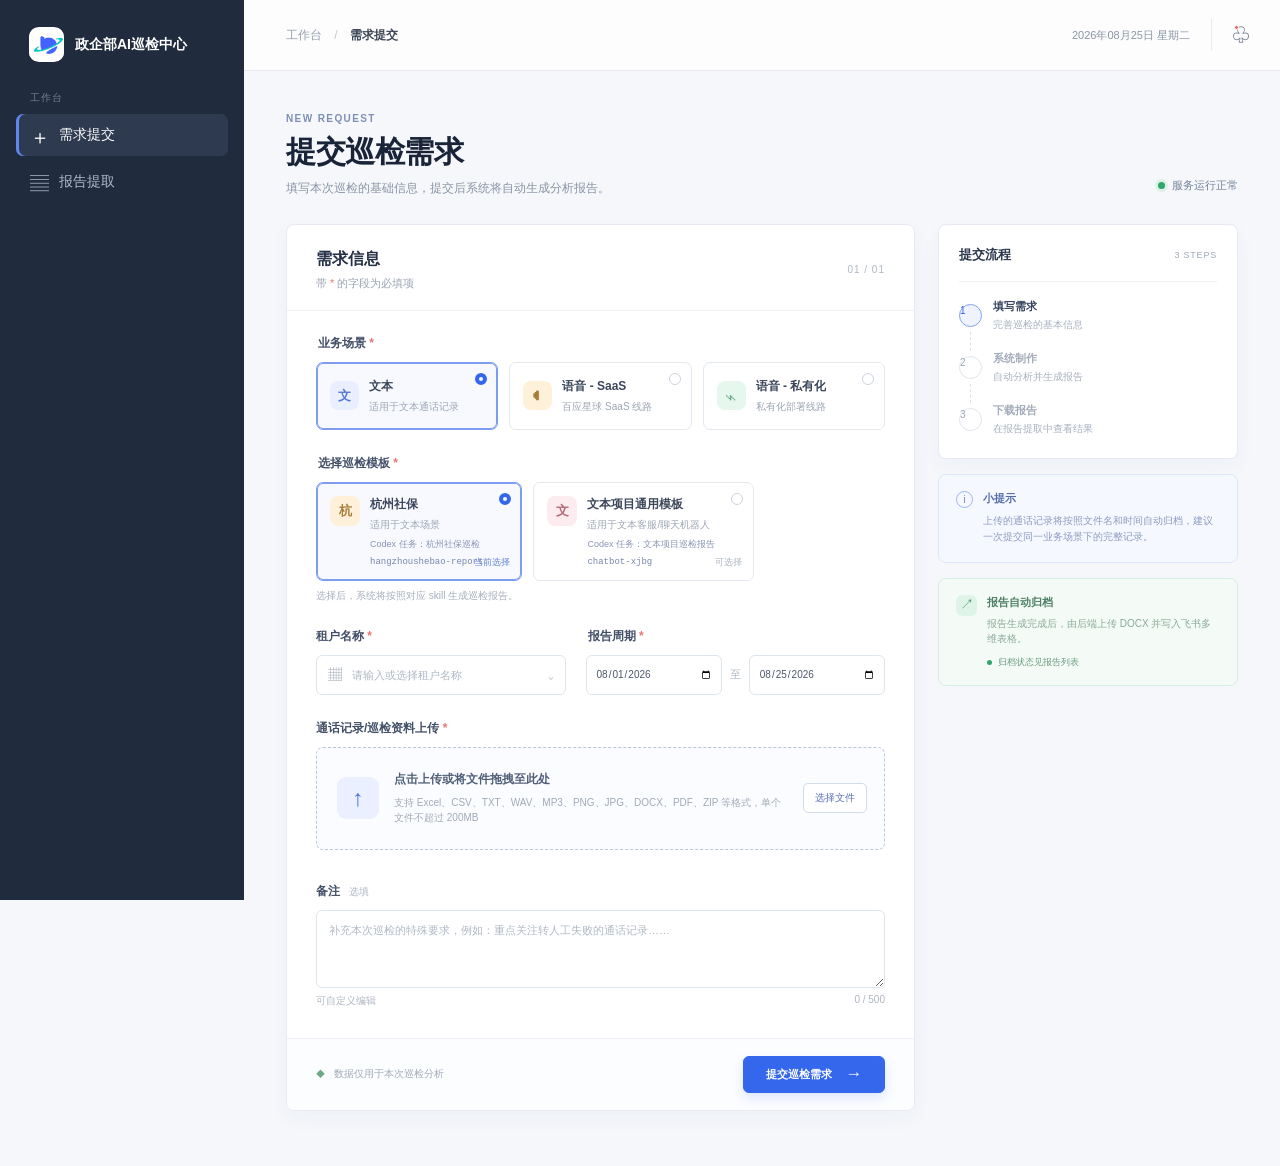
<file: index.html>
<!DOCTYPE html>
<html lang="zh-CN">
  <head>
    <meta charset="UTF-8" />
    <meta name="viewport" content="width=device-width, initial-scale=1.0" />
    <meta name="theme-color" content="#f5f7fb" />
    <title>政企部项目自动化巡检</title>
    <link rel="stylesheet" href="./styles.css" />
  </head>
  <body>
    <div class="app-shell">
      <aside class="sidebar">
        <div class="brand">
          <div class="brand-mark">
            <img src="./assets/enterprise-ai-inspection.png" alt="政企部AI巡检中心" />
          </div>
          <div>
            <strong>政企部AI巡检中心</strong>
          </div>
        </div>

        <div class="workspace-label">工作台</div>
        <nav class="main-nav" aria-label="主导航">
          <button class="nav-item active" type="button" data-page="submit">
            <span class="nav-icon">＋</span>
            <span>需求提交</span>
          </button>
          <button class="nav-item" type="button" data-page="reports">
            <span class="nav-icon">▤</span>
            <span>报告提取</span>
          </button>
        </nav>

      </aside>

      <main class="main-content">
        <header class="topbar">
          <div class="breadcrumb">
            <span>工作台</span>
            <span class="breadcrumb-separator">/</span>
            <strong id="breadcrumb-current">需求提交</strong>
          </div>
          <div class="topbar-actions">
            <span class="today-label">2026年08月25日 星期二</span>
            <button class="icon-button notification-button" type="button" aria-label="通知">
              <span class="notification-dot"></span>
              ♧
            </button>
          </div>
        </header>

        <section class="page page-submit active" data-page-view="submit">
          <div class="page-heading">
            <div>
              <div class="eyebrow">NEW REQUEST</div>
              <h1>提交巡检需求</h1>
              <p>填写本次巡检的基础信息，提交后系统将自动生成分析报告。</p>
            </div>
            <div class="heading-note">
              <span class="status-dot green"></span>
              服务运行正常
            </div>
          </div>

          <div class="content-grid">
            <form class="form-panel" id="request-form">
              <div class="panel-header">
                <div>
                  <h2>需求信息</h2>
                  <p>带 <span class="required">*</span> 的字段为必填项</p>
                </div>
                <span class="form-step">01 / 01</span>
              </div>

              <div class="form-body">
                <fieldset class="field-group">
                  <legend>业务场景 <span class="required">*</span></legend>
                  <div class="scenario-options">
                    <label class="scenario-option selected">
                      <input type="radio" name="scenario" value="文本" checked />
                      <span class="scenario-icon text-icon">文</span>
                      <span class="scenario-copy">
                        <strong>文本</strong>
                        <small>适用于文本通话记录</small>
                      </span>
                      <span class="radio-check"></span>
                    </label>
                    <label class="scenario-option">
                      <input type="radio" name="scenario" value="语音 - SaaS" />
                      <span class="scenario-icon voice-icon">◖</span>
                      <span class="scenario-copy">
                        <strong>语音 - SaaS</strong>
                        <small>百应星球 SaaS 线路</small>
                      </span>
                      <span class="radio-check"></span>
                    </label>
                    <label class="scenario-option">
                      <input type="radio" name="scenario" value="语音 - 私有化" />
                      <span class="scenario-icon private-icon">⌁</span>
                      <span class="scenario-copy">
                        <strong>语音 - 私有化</strong>
                        <small>私有化部署线路</small>
                      </span>
                      <span class="radio-check"></span>
                    </label>
                  </div>
                </fieldset>

                <fieldset class="field-group">
                  <legend>选择巡检模板 <span class="required">*</span></legend>
                  <div class="template-options" id="template-options">
                    <label class="template-option" data-template-id="saas-general" data-scenario="语音 - SaaS" hidden>
                      <input type="radio" name="template" value="saas-general" />
                      <span class="template-icon saas-template-icon">S</span>
                      <span class="template-copy">
                        <strong>通用模板</strong>
                        <small>适用于语音 SaaS 场景</small>
                        <em>Codex 任务：语音saas巡检</em>
                        <code>saas-xunjian-tongyong</code>
                      </span>
                      <span class="template-state">切换场景后可用</span>
                      <span class="radio-check"></span>
                    </label>
                    <label class="template-option selected" data-template-id="hangzhou-shebao" data-scenario="文本">
                      <input type="radio" name="template" value="hangzhou-shebao" checked />
                      <span class="template-icon hangzhou-template-icon">杭</span>
                      <span class="template-copy">
                        <strong>杭州社保</strong>
                        <small>适用于文本场景</small>
                        <em>Codex 任务：杭州社保巡检</em>
                        <code>hangzhoushebao-report</code>
                      </span>
                      <span class="template-state">当前匹配</span>
                      <span class="radio-check"></span>
                    </label>
                    <label class="template-option" data-template-id="text-project" data-scenario="文本">
                      <input type="radio" name="template" value="text-project" />
                      <span class="template-icon text-project-template-icon">文</span>
                      <span class="template-copy">
                        <strong>文本项目通用模板</strong>
                        <small>适用于文本客服/聊天机器人</small>
                        <em>Codex 任务：文本项目巡检报告</em>
                        <code>chatbot-xjbg</code>
                      </span>
                      <span class="template-state">可选择</span>
                      <span class="radio-check"></span>
                    </label>
                    <label class="template-option" data-template-id="yuhang-shebao" data-scenario="语音 - 私有化" hidden>
                      <input type="radio" name="template" value="yuhang-shebao" />
                      <span class="template-icon yuhang-template-icon">余</span>
                      <span class="template-copy">
                        <strong>余杭社保</strong>
                        <small>适用于语音私有化场景</small>
                        <em>Codex 任务：余杭社保巡检</em>
                        <code>yuhangshebao-report</code>
                      </span>
                      <span class="template-state">切换场景后可用</span>
                      <span class="radio-check"></span>
                    </label>
                  </div>
                  <p class="field-hint">选择后，系统将按照对应 skill 生成巡检报告。</p>
                </fieldset>

                <div class="two-column-fields">
                  <label class="field-group">
                    <span class="field-label">租户名称 <span class="required">*</span></span>
                    <div class="input-wrap">
                      <span class="input-prefix">▦</span>
                      <input id="tenant-name" name="tenant" type="text" placeholder="请输入或选择租户名称" list="tenant-list" required />
                      <span class="input-chevron">⌄</span>
                    </div>
                    <datalist id="tenant-list">
                      <option value="鄞州公安"></option>
                      <option value="晋江公安"></option>
                      <option value="杭州人社"></option>
                      <option value="余杭人社"></option>
                    </datalist>
                  </label>

                  <fieldset class="field-group">
                    <legend>报告周期 <span class="required">*</span></legend>
                    <div class="date-range">
                      <div class="date-input">
                        <input id="start-date" type="date" value="2026-08-01" required />
                      </div>
                      <span class="date-divider">至</span>
                      <div class="date-input">
                        <input id="end-date" type="date" value="2026-08-25" required />
                      </div>
                    </div>
                  </fieldset>
                </div>

                <div class="field-group">
                    <div class="field-label">通话记录/巡检资料上传 <span class="required">*</span></div>
                    <div class="upload-zone" id="upload-zone">
                    <input id="file-input" type="file" accept=".xlsx,.xls,.csv,.txt,.wav,.mp3,.png,.jpg,.jpeg,.docx,.pdf,.zip" multiple />
                    <div class="upload-illustration">
                      <span class="upload-arrow">↑</span>
                    </div>
                    <div class="upload-copy">
                      <strong>点击上传或将文件拖拽至此处</strong>
                      <span>支持 Excel、CSV、TXT、WAV、MP3、PNG、JPG、DOCX、PDF、ZIP 等格式，单个文件不超过 200MB</span>
                    </div>
                    <button class="small-button" type="button" id="choose-file">选择文件</button>
                  </div>
                  <div class="file-list" id="file-list" aria-live="polite"></div>
                </div>

                <label class="field-group">
                  <span class="field-label">备注 <span class="optional">选填</span></span>
                  <textarea id="remarks" placeholder="补充本次巡检的特殊要求，例如：重点关注转人工失败的通话记录……"></textarea>
                  <div class="textarea-footer">
                    <span>可自定义编辑</span>
                    <span id="char-count">0 / 500</span>
                  </div>
                </label>
              </div>

              <div class="form-footer">
                <span class="secure-tip"><span>◆</span> 数据仅用于本次巡检分析</span>
                <button class="primary-button" type="submit">
                  <span>提交巡检需求</span>
                  <span class="button-arrow">→</span>
                </button>
              </div>
            </form>

            <aside class="side-column">
              <div class="info-panel">
                <div class="info-panel-title">
                  <h3>提交流程</h3>
                  <span class="mini-tag">3 STEPS</span>
                </div>
                <div class="process-list">
                  <div class="process-item current">
                    <span class="process-number">1</span>
                    <div>
                      <strong>填写需求</strong>
                      <span>完善巡检的基本信息</span>
                    </div>
                  </div>
                  <div class="process-line"></div>
                  <div class="process-item">
                    <span class="process-number">2</span>
                    <div>
                      <strong>系统制作</strong>
                      <span>自动分析并生成报告</span>
                    </div>
                  </div>
                  <div class="process-line"></div>
                  <div class="process-item">
                    <span class="process-number">3</span>
                    <div>
                      <strong>下载报告</strong>
                      <span>在报告提取中查看结果</span>
                    </div>
                  </div>
                </div>
              </div>

              <div class="tip-panel">
                <span class="tip-icon">i</span>
                <div>
                  <strong>小提示</strong>
                  <p>上传的通话记录将按照文件名和时间自动归档，建议一次提交同一业务场景下的完整记录。</p>
                </div>
              </div>

              <div class="destination-panel">
                <span class="destination-icon">↗</span>
                <div>
                  <strong>报告自动归档</strong>
                  <p>报告生成完成后，由后端上传 DOCX 并写入飞书多维表格。</p>
                  <span class="destination-status"><span class="status-dot green"></span> 归档状态见报告列表</span>
                </div>
              </div>
            </aside>
          </div>
        </section>

        <section class="page page-reports" data-page-view="reports">
          <div class="page-heading reports-heading">
            <div>
              <div class="eyebrow">REPORT CENTER</div>
              <h1>报告提取</h1>
              <p>查看巡检任务的生成进度，下载已完成的分析报告。</p>
            </div>
            <button class="secondary-button" type="button" id="new-request">
              <span class="plus-symbol">＋</span>
              新建需求
            </button>
          </div>

          <div class="metric-row">
            <div class="metric-item">
              <span class="metric-label">全部报告</span>
              <strong id="all-count">4</strong>
              <span class="metric-change">累计提交</span>
            </div>
            <div class="metric-item">
              <span class="metric-label">制作中</span>
              <strong id="processing-count">1</strong>
              <span class="metric-change neutral">正在处理</span>
            </div>
            <div class="metric-item">
              <span class="metric-label">已成功</span>
              <strong id="success-count">2</strong>
              <span class="metric-change positive">可下载</span>
            </div>
            <div class="metric-item">
              <span class="metric-label">失败</span>
              <strong id="failed-count">1</strong>
              <span class="metric-change negative">需重新提交</span>
            </div>
          </div>

          <div class="table-panel">
            <div class="table-toolbar">
              <div class="filter-tabs" role="tablist" aria-label="报告状态筛选">
                <button class="filter-tab active" type="button" data-filter="all">全部 <span>4</span></button>
                <button class="filter-tab" type="button" data-filter="processing">制作中 <span>1</span></button>
                <button class="filter-tab" type="button" data-filter="success">成功 <span>2</span></button>
                <button class="filter-tab" type="button" data-filter="failed">失败 <span>1</span></button>
              </div>
              <div class="table-tools">
                <label class="search-box">
                  <span>⌕</span>
                  <input id="report-search" type="search" placeholder="搜索租户或报告名称" />
                </label>
                <button class="icon-button outlined" type="button" aria-label="刷新列表" id="refresh-reports">↻</button>
              </div>
            </div>

            <div class="report-table-wrap">
              <table class="report-table">
                <thead>
                  <tr>
                    <th>报告名称</th>
                    <th>业务场景</th>
                    <th>巡检模板</th>
                    <th>报告周期</th>
                    <th>生成时间</th>
                    <th>状态</th>
                    <th class="align-right">操作</th>
                  </tr>
                </thead>
                <tbody id="report-table-body"></tbody>
              </table>
              <div class="empty-state" id="empty-state" hidden>
                <span class="empty-icon">⌕</span>
                <strong>没有匹配的报告</strong>
                <span>试试其他关键词或状态筛选</span>
              </div>
            </div>
            <div class="table-footer">
              <span id="table-result-count">共 4 条报告</span>
              <span>最近更新于 2 分钟前</span>
            </div>
          </div>
        </section>
      </main>
    </div>

    <div class="toast" id="toast" role="status">
      <span class="toast-icon">✓</span>
      <span id="toast-message">已提交</span>
    </div>
    <div class="auth-modal-backdrop" id="auth-modal" hidden>
      <section class="auth-modal" role="dialog" aria-modal="true" aria-labelledby="auth-title">
        <div class="auth-modal-header">
          <div>
            <div class="eyebrow">API AUTHENTICATION</div>
            <h2 id="auth-title">接口认证已失效</h2>
          </div>
          <button class="icon-button auth-close" type="button" aria-label="关闭认证窗口">×</button>
        </div>
        <p class="auth-modal-copy">请输入后端签发的 Bearer Token，保存后会自动重试刚才的操作。</p>
        <label class="auth-token-label" for="auth-token">Bearer Token</label>
        <input class="auth-token-input" id="auth-token" type="password" autocomplete="off" placeholder="粘贴 Token，不要包含 Bearer 前缀" />
        <div class="auth-modal-footer">
          <span>仅保存在当前浏览器</span>
          <button class="primary-button" type="button" id="save-auth-token">保存并重试</button>
        </div>
      </section>
    </div>
    <script>
      window.INSPECTION_API_CONFIG = {
        baseUrl: "",
        submitPath: "/api/inspection-requests",
        reportsPath: "/api/inspection-reports",
        retryPath: "/api/inspection-requests/:id/retry",
        archivePath: "/api/inspection-reports/:id/archive",
        downloadPath: "/api/inspection-reports/:id/download",
        fileFieldName: "files",
        authToken: "",
        tokenStorageKey: "inspectionApiToken",
        feishuDestination: {
          type: "feishu-bitable",
          wikiUrl: "https://byaitech.feishu.cn/wiki/VMOGwc4cAivY0hkPtIzcfP7jnHh?table=tblfCjtJ4uImwNyi&view=vew4bWEOlm",
          tableId: "tblfCjtJ4uImwNyi",
          viewId: "vew4bWEOlm",
          fields: {
            tenant: "租户名称",
            period: "巡检报告周期",
            report: "巡检报告",
          },
        },
      };
    </script>
    <script src="./app.js"></script>
  </body>
</html>
</file>
<file: styles.css>
:root {
  --ink: #172033;
  --muted: #7c879a;
  --line: #e7ebf1;
  --soft: #f6f8fb;
  --blue: #3467eb;
  --blue-dark: #2453cf;
  --blue-soft: #edf3ff;
  --green: #2fa66c;
  --green-soft: #eaf8f0;
  --orange: #d78d36;
  --orange-soft: #fff7e8;
  --red: #d35e66;
  --red-soft: #fff0f1;
  --sidebar: #202b3d;
}

* {
  box-sizing: border-box;
}

body {
  margin: 0;
  min-width: 320px;
  color: var(--ink);
  background: #f5f7fb;
  font-family: "Avenir Next", "PingFang SC", "Microsoft YaHei", sans-serif;
  font-size: 14px;
  -webkit-font-smoothing: antialiased;
}

button,
input,
textarea {
  font: inherit;
}

button {
  cursor: pointer;
}

.app-shell {
  display: flex;
  min-height: 100vh;
}

.sidebar {
  position: fixed;
  z-index: 3;
  display: flex;
  flex-direction: column;
  width: 244px;
  height: 100vh;
  padding: 27px 16px 18px;
  color: #dbe3f1;
  background: var(--sidebar);
}

.brand {
  display: flex;
  align-items: center;
  gap: 11px;
  padding: 0 13px 29px;
}

.brand-mark {
  display: grid;
  place-items: center;
  width: 35px;
  height: 35px;
  flex: 0 0 auto;
  overflow: hidden;
  border-radius: 10px;
  background: #fff;
}

.brand-mark img {
  display: block;
  width: 100%;
  height: 100%;
  object-fit: contain;
}

.brand strong,
.brand span,
.user-meta strong,
.user-meta span {
  display: block;
}

.brand strong {
  color: #fff;
  font-size: 14px;
  letter-spacing: 0;
  line-height: 1.3;
}

.brand span {
  margin-top: 3px;
  color: #8f9bb0;
  font-size: 11px;
}

.workspace-label {
  padding: 0 14px 9px;
  color: #718096;
  font-size: 10px;
  letter-spacing: 1.2px;
  text-transform: uppercase;
}

.main-nav {
  display: grid;
  gap: 5px;
}

.nav-item {
  display: flex;
  align-items: center;
  gap: 12px;
  width: 100%;
  padding: 12px 14px;
  border: 0;
  border-radius: 7px;
  color: #aeb9ca;
  background: transparent;
  text-align: left;
  transition: 160ms ease;
}

.nav-item:hover,
.nav-item.active {
  color: #fff;
  background: #2d3a50;
}

.nav-item.active {
  box-shadow: inset 3px 0 0 #5f87f2;
}

.nav-icon {
  display: grid;
  place-items: center;
  width: 17px;
  height: 17px;
  color: currentColor;
  font-size: 19px;
  line-height: 1;
}

.nav-item:first-child .nav-icon {
  font-size: 20px;
  font-weight: 300;
}

.sidebar-bottom {
  margin-top: auto;
  display: none;
}

.help-card {
  display: flex;
  align-items: center;
  gap: 9px;
  margin: 0 3px 17px;
  padding: 12px 10px;
  border: 1px solid #354257;
  border-radius: 7px;
}

.help-icon {
  display: grid;
  place-items: center;
  width: 22px;
  height: 22px;
  border: 1px solid #748198;
  border-radius: 50%;
  color: #b3bfd1;
  font-size: 12px;
}

.help-card strong,
.help-card span,
.tip-panel strong,
.tip-panel p {
  display: block;
}

.help-card strong {
  color: #e4e9f2;
  font-size: 11px;
  font-weight: 600;
}

.help-card div span {
  margin-top: 2px;
  color: #7f8ca1;
  font-size: 10px;
}

.arrow {
  margin-left: auto;
  color: #8c98ab;
}

.user-card {
  display: flex;
  align-items: center;
  gap: 9px;
  padding: 17px 11px 0;
  border-top: 1px solid #313d51;
}

.avatar {
  display: grid;
  place-items: center;
  width: 31px;
  height: 31px;
  border-radius: 50%;
  color: #2c4a93;
  background: #cbd8ff;
  font-size: 12px;
  font-weight: 700;
}

.user-meta {
  min-width: 0;
}

.user-meta strong {
  color: #e6ebf3;
  font-size: 11px;
  font-weight: 600;
}

.user-meta span {
  margin-top: 3px;
  color: #7e8ba0;
  font-size: 10px;
}

.icon-button {
  position: relative;
  display: inline-grid;
  place-items: center;
  width: 32px;
  height: 32px;
  padding: 0;
  border: 0;
  color: #8b97aa;
  background: transparent;
  font-size: 16px;
}

.user-card .icon-button {
  margin-left: auto;
}

.main-content {
  width: calc(100% - 244px);
  min-height: 100vh;
  margin-left: 244px;
}

.topbar {
  display: flex;
  align-items: center;
  justify-content: space-between;
  height: 71px;
  padding: 0 42px;
  border-bottom: 1px solid var(--line);
  background: rgba(255, 255, 255, 0.78);
}

.breadcrumb {
  color: #97a0af;
  font-size: 12px;
}

.breadcrumb strong {
  color: #3d4656;
  font-weight: 600;
}

.breadcrumb-separator {
  padding: 0 9px;
  color: #c2c8d2;
}

.topbar-actions,
.heading-note {
  display: flex;
  align-items: center;
}

.topbar-actions {
  gap: 21px;
}

.today-label {
  color: #8a94a5;
  font-size: 11px;
}

.notification-button {
  border-left: 1px solid var(--line);
  padding-left: 20px;
  width: 27px;
  color: #647084;
  font-size: 18px;
}

.notification-dot {
  position: absolute;
  top: 6px;
  right: -1px;
  width: 5px;
  height: 5px;
  border: 1px solid #fff;
  border-radius: 50%;
  background: #e06c65;
}

.page {
  display: none;
  max-width: 1380px;
  margin: 0 auto;
  padding: 42px 42px 55px;
}

.page.active {
  display: block;
}

.page-heading {
  display: flex;
  align-items: flex-end;
  justify-content: space-between;
  margin-bottom: 27px;
}

.eyebrow {
  margin-bottom: 11px;
  color: #7e8fb6;
  font-size: 10px;
  font-weight: 700;
  letter-spacing: 1.4px;
}

h1,
h2,
h3,
p {
  margin: 0;
}

h1 {
  color: #192438;
  font-size: clamp(25px, 2.35vw, 34px);
  letter-spacing: -0.4px;
  line-height: 1.15;
}

.page-heading p {
  margin-top: 10px;
  color: #8993a4;
  font-size: 12px;
}

.heading-note {
  gap: 7px;
  padding-bottom: 4px;
  color: #72819b;
  font-size: 11px;
}

.status-dot {
  display: inline-block;
  width: 7px;
  height: 7px;
  border-radius: 50%;
}

.status-dot.green {
  background: var(--green);
  box-shadow: 0 0 0 3px #dbf2e6;
}

.content-grid {
  display: grid;
  grid-template-columns: minmax(0, 1fr) 300px;
  gap: 23px;
  align-items: start;
}

.form-panel,
.info-panel,
.tip-panel,
.table-panel,
.metric-item {
  border: 1px solid var(--line);
  background: #fff;
  box-shadow: 0 7px 22px rgba(35, 55, 91, 0.035);
}

.form-panel {
  border-radius: 8px;
  overflow: hidden;
}

.panel-header {
  display: flex;
  align-items: center;
  justify-content: space-between;
  padding: 24px 29px 19px;
  border-bottom: 1px solid #eef1f5;
}

.panel-header h2 {
  color: #263148;
  font-size: 16px;
  font-weight: 700;
}

.panel-header p {
  margin-top: 6px;
  color: #9aa3b2;
  font-size: 11px;
}

.required {
  color: #e27872;
}

.form-step {
  color: #aeb7c4;
  font-size: 10px;
  letter-spacing: 1px;
}

.form-body {
  display: grid;
  gap: 25px;
  padding: 24px 29px 30px;
}

.field-group,
fieldset {
  min-width: 0;
  margin: 0;
  padding: 0;
  border: 0;
}

.field-label,
legend {
  display: block;
  margin-bottom: 10px;
  color: #435068;
  font-size: 12px;
  font-weight: 600;
}

.optional {
  margin-left: 6px;
  color: #acb4c1;
  font-size: 10px;
  font-weight: 400;
}

.scenario-options {
  display: grid;
  grid-template-columns: repeat(3, 1fr);
  gap: 11px;
}

.scenario-option {
  position: relative;
  display: flex;
  align-items: center;
  gap: 10px;
  min-height: 68px;
  padding: 12px 13px;
  border: 1px solid #e3e8f0;
  border-radius: 7px;
  background: #fff;
  cursor: pointer;
  transition: 160ms ease;
}

.scenario-option:hover {
  border-color: #b8c9f2;
  background: #fbfcff;
}

.scenario-option.selected {
  border-color: #7d9ef0;
  background: #f7f9ff;
  box-shadow: inset 0 0 0 1px #7d9ef0;
}

.scenario-option input {
  position: absolute;
  opacity: 0;
}

.scenario-icon {
  display: grid;
  place-items: center;
  flex: 0 0 auto;
  width: 29px;
  height: 29px;
  border-radius: 8px;
  font-size: 13px;
  font-weight: 700;
}

.text-icon {
  color: #5679d6;
  background: #e9efff;
}

.voice-icon {
  color: #a77b39;
  background: #fff1d9;
  font-size: 22px;
  font-weight: 400;
}

.private-icon {
  color: #6aab86;
  background: #e6f7ed;
  font-size: 21px;
  font-weight: 400;
}

.scenario-copy {
  min-width: 0;
}

.scenario-copy strong,
.scenario-copy small {
  display: block;
}

.scenario-copy strong {
  overflow: hidden;
  color: #3b465b;
  font-size: 12px;
  font-weight: 600;
  text-overflow: ellipsis;
  white-space: nowrap;
}

.scenario-copy small {
  margin-top: 5px;
  overflow: hidden;
  color: #9da6b5;
  font-size: 10px;
  text-overflow: ellipsis;
  white-space: nowrap;
}

.radio-check {
  position: absolute;
  top: 10px;
  right: 10px;
  width: 12px;
  height: 12px;
  border: 1px solid #ccd4e0;
  border-radius: 50%;
}

.scenario-option.selected .radio-check {
  border: 4px solid var(--blue);
}

.template-options {
  display: grid;
  grid-template-columns: repeat(3, 1fr);
  gap: 11px;
}

.template-option {
  position: relative;
  display: flex;
  align-items: flex-start;
  gap: 10px;
  min-height: 86px;
  padding: 13px;
  border: 1px solid #e3e8f0;
  border-radius: 7px;
  background: #fff;
  cursor: pointer;
  transition: 160ms ease;
}

.template-option[hidden] {
  display: none !important;
}

.template-option:hover {
  border-color: #b8c9f2;
  background: #fbfcff;
}

.template-option.selected {
  border-color: #7d9ef0;
  background: #f7f9ff;
  box-shadow: inset 0 0 0 1px #7d9ef0;
}

.template-option.muted {
  opacity: 0.58;
}

.template-option input {
  position: absolute;
  opacity: 0;
}

.template-icon {
  display: grid;
  place-items: center;
  flex: 0 0 auto;
  width: 30px;
  height: 30px;
  border-radius: 8px;
  font-size: 13px;
  font-weight: 700;
}

.saas-template-icon {
  color: #5679d6;
  background: #e9efff;
}

.hangzhou-template-icon {
  color: #a77b39;
  background: #fff1d9;
}

.yuhang-template-icon {
  color: #6aab86;
  background: #e6f7ed;
}

.text-project-template-icon {
  color: #b46a78;
  background: #fdecef;
}

.template-copy {
  min-width: 0;
  padding-right: 25px;
}

.template-copy strong,
.template-copy small,
.template-copy em,
.template-copy code {
  display: block;
}

.template-copy strong {
  color: #3b465b;
  font-size: 12px;
  font-weight: 600;
}

.template-copy small {
  margin-top: 5px;
  color: #9da6b5;
  font-size: 10px;
}

.template-copy em {
  margin-top: 6px;
  overflow: hidden;
  color: #8794b5;
  font-size: 9px;
  font-style: normal;
  text-overflow: ellipsis;
  white-space: nowrap;
}

.template-copy code {
  width: fit-content;
  max-width: 100%;
  margin-top: 6px;
  overflow: hidden;
  color: #7586ad;
  font-family: "SFMono-Regular", Consolas, monospace;
  font-size: 9px;
  text-overflow: ellipsis;
  white-space: nowrap;
}

.template-state {
  position: absolute;
  right: 11px;
  bottom: 11px;
  color: #aab3c0;
  font-size: 9px;
}

.template-option.selected .template-state {
  color: #6280cf;
}

.template-option .radio-check {
  top: 10px;
  right: 10px;
}

.template-option.selected .radio-check {
  border: 4px solid var(--blue);
}

.field-hint {
  margin-top: 8px;
  color: #a6afbc;
  font-size: 10px;
}

.two-column-fields {
  display: grid;
  grid-template-columns: 1fr 1.2fr;
  gap: 20px;
}

.input-wrap,
.date-input,
textarea,
.search-box {
  border: 1px solid #dfe5ed;
  border-radius: 6px;
  background: #fff;
  transition: 160ms ease;
}

.input-wrap {
  display: flex;
  align-items: center;
  height: 40px;
  padding: 0 11px;
}

.input-wrap:focus-within,
.date-input:focus-within,
textarea:focus,
.search-box:focus-within {
  border-color: #83a2ed;
  box-shadow: 0 0 0 3px #eef3ff;
}

.input-prefix {
  margin-right: 8px;
  color: #a9b2c0;
  font-size: 14px;
}

.input-wrap input,
.date-input input,
.search-box input {
  min-width: 0;
  width: 100%;
  border: 0;
  outline: 0;
  color: #4a5669;
  background: transparent;
  font-size: 11px;
}

.input-wrap input::placeholder,
.search-box input::placeholder,
textarea::placeholder {
  color: #b0b8c5;
}

.input-chevron {
  margin-left: 7px;
  color: #a6afbd;
  font-size: 14px;
}

.date-range {
  display: flex;
  align-items: center;
  gap: 8px;
}

.date-input {
  display: flex;
  align-items: center;
  flex: 1 1 0;
  height: 40px;
  padding: 0 8px;
}

.date-input input {
  font-size: 10px;
}

.date-divider {
  color: #aeb6c2;
  font-size: 11px;
}

.upload-zone {
  display: flex;
  align-items: center;
  gap: 15px;
  min-height: 103px;
  padding: 17px 17px 17px 20px;
  border: 1px dashed #b9c6df;
  border-radius: 7px;
  background: #fbfcff;
  transition: 160ms ease;
}

.upload-zone.dragover {
  border-color: var(--blue);
  background: #f2f6ff;
}

.upload-zone input {
  display: none;
}

.upload-illustration {
  display: grid;
  place-items: center;
  flex: 0 0 auto;
  width: 42px;
  height: 42px;
  border-radius: 9px;
  color: #4c74dd;
  background: #eaf0ff;
}

.upload-arrow {
  display: block;
  font-size: 23px;
  line-height: 1;
}

.upload-copy {
  min-width: 0;
}

.upload-copy strong,
.upload-copy span {
  display: block;
}

.upload-copy strong {
  color: #506078;
  font-size: 12px;
  font-weight: 600;
}

.upload-copy span {
  margin-top: 7px;
  color: #a1aab8;
  font-size: 10px;
  line-height: 1.5;
}

.small-button {
  flex: 0 0 auto;
  margin-left: auto;
  padding: 7px 11px;
  border: 1px solid #d2dbea;
  border-radius: 5px;
  color: #5771b9;
  background: #fff;
  font-size: 10px;
  white-space: nowrap;
}

.small-button:hover,
.secondary-button:hover {
  border-color: #9eb4ef;
  color: var(--blue-dark);
  background: #f8faff;
}

.file-list {
  display: grid;
  gap: 6px;
  margin-top: 8px;
}

.file-item {
  display: flex;
  align-items: center;
  gap: 8px;
  min-width: 0;
  padding: 7px 9px;
  border-radius: 5px;
  background: #f6f8fb;
  color: #617087;
  font-size: 10px;
}

.file-item .file-type {
  color: #6382d7;
  font-weight: 700;
}

.file-item .file-name {
  overflow: hidden;
  text-overflow: ellipsis;
  white-space: nowrap;
}

.remove-file {
  margin-left: auto;
  border: 0;
  color: #aeb6c2;
  background: transparent;
  font-size: 14px;
}

textarea {
  display: block;
  width: 100%;
  min-height: 78px;
  resize: vertical;
  padding: 11px 12px;
  outline: 0;
  color: #4b5769;
  font-size: 11px;
  line-height: 1.6;
}

.textarea-footer {
  display: flex;
  justify-content: space-between;
  margin-top: 6px;
  color: #adb5c1;
  font-size: 10px;
}

.form-footer {
  display: flex;
  align-items: center;
  justify-content: space-between;
  padding: 17px 29px;
  border-top: 1px solid #eef1f5;
  background: #fcfdff;
}

.secure-tip {
  color: #a1aab7;
  font-size: 10px;
}

.secure-tip span {
  margin-right: 6px;
  color: #6ca986;
  font-size: 9px;
}

.primary-button,
.secondary-button {
  display: inline-flex;
  align-items: center;
  justify-content: center;
  gap: 14px;
  border-radius: 6px;
  font-weight: 600;
  transition: 160ms ease;
}

.primary-button {
  min-width: 142px;
  padding: 10px 15px;
  border: 1px solid var(--blue);
  color: #fff;
  background: var(--blue);
  box-shadow: 0 5px 12px rgba(52, 103, 235, 0.16);
  font-size: 11px;
}

.primary-button:hover {
  border-color: var(--blue-dark);
  background: var(--blue-dark);
}

.primary-button:disabled {
  border-color: #aabce9;
  background: #aabce9;
  box-shadow: none;
  cursor: wait;
}

.button-arrow {
  font-size: 17px;
  font-weight: 400;
  line-height: 0.7;
}

.side-column {
  display: grid;
  gap: 15px;
}

.info-panel {
  border-radius: 8px;
  padding: 21px 20px 22px;
}

.info-panel-title {
  display: flex;
  align-items: center;
  justify-content: space-between;
  padding-bottom: 17px;
  border-bottom: 1px solid #edf0f4;
}

.info-panel-title h3 {
  color: #2b374c;
  font-size: 13px;
}

.mini-tag {
  color: #9da9bb;
  font-size: 9px;
  letter-spacing: 0.8px;
}

.process-list {
  padding-top: 17px;
}

.process-item {
  display: flex;
  align-items: center;
  gap: 11px;
  color: #a3acba;
}

.process-item.current {
  color: #34435e;
}

.process-number {
  display: grid;
  place-items: center;
  flex: 0 0 auto;
  width: 23px;
  height: 23px;
  border: 1px solid #dfe4eb;
  border-radius: 50%;
  color: #9ba7b8;
  font-size: 10px;
}

.process-item.current .process-number {
  border-color: #84a2ee;
  color: var(--blue);
  background: #eef3ff;
}

.process-item strong,
.process-item span {
  display: block;
}

.process-item strong {
  color: inherit;
  font-size: 11px;
  font-weight: 600;
}

.process-item div span {
  margin-top: 4px;
  color: #a7b0bd;
  font-size: 10px;
}

.process-line {
  height: 19px;
  margin-left: 11px;
  border-left: 1px dashed #dce2eb;
}

.tip-panel {
  display: flex;
  align-items: flex-start;
  gap: 10px;
  padding: 16px 17px;
  border-radius: 8px;
  border-color: #dce8ff;
  background: #f5f8ff;
  box-shadow: none;
}

.tip-icon {
  display: grid;
  place-items: center;
  flex: 0 0 auto;
  width: 17px;
  height: 17px;
  border: 1px solid #9db6f2;
  border-radius: 50%;
  color: #6c89d6;
  font-size: 10px;
  font-style: normal;
}

.tip-panel strong {
  color: #536da9;
  font-size: 11px;
}

.tip-panel p {
  margin-top: 7px;
  color: #8c9bc0;
  font-size: 10px;
  line-height: 1.65;
}

.destination-panel {
  display: flex;
  align-items: flex-start;
  gap: 10px;
  padding: 16px 17px;
  border: 1px solid #d9eee5;
  border-radius: 8px;
  background: #f4fbf7;
}

.destination-icon {
  display: grid;
  place-items: center;
  flex: 0 0 auto;
  width: 21px;
  height: 21px;
  border-radius: 6px;
  color: #4d9d72;
  background: #dff4e8;
  font-size: 14px;
}

.destination-panel strong,
.destination-panel p,
.destination-status {
  display: block;
}

.destination-panel strong {
  color: #4f8065;
  font-size: 11px;
}

.destination-panel p {
  margin-top: 6px;
  color: #8aa996;
  font-size: 10px;
  line-height: 1.55;
}

.destination-status {
  display: flex;
  align-items: center;
  gap: 6px;
  margin-top: 9px;
  color: #6a9b7d;
  font-size: 9px;
}

.destination-status .status-dot {
  width: 5px;
  height: 5px;
  box-shadow: none;
}

.reports-heading {
  align-items: center;
}

.secondary-button {
  padding: 9px 13px;
  border: 1px solid #d4ddec;
  color: #5870ac;
  background: #fff;
  font-size: 11px;
}

.plus-symbol {
  color: var(--blue);
  font-size: 18px;
  font-weight: 300;
  line-height: 0.6;
}

.metric-row {
  display: grid;
  grid-template-columns: repeat(4, 1fr);
  gap: 12px;
  margin-bottom: 23px;
}

.metric-item {
  min-height: 110px;
  padding: 17px 19px;
  border-radius: 7px;
}

.metric-label,
.metric-change {
  display: block;
}

.metric-label {
  color: #8994a6;
  font-size: 11px;
}

.metric-item strong {
  display: block;
  margin-top: 9px;
  color: #263148;
  font-size: 26px;
  font-weight: 600;
  line-height: 1;
}

.metric-change {
  margin-top: 11px;
  color: #78b28f;
  font-size: 10px;
}

.metric-change.neutral {
  color: #9aa5b6;
}

.metric-change.negative {
  color: #d7797e;
}

.table-panel {
  border-radius: 8px;
  overflow: hidden;
}

.table-toolbar {
  display: flex;
  align-items: center;
  justify-content: space-between;
  min-height: 65px;
  padding: 0 20px;
  border-bottom: 1px solid #edf0f4;
}

.filter-tabs,
.table-tools {
  display: flex;
  align-items: center;
}

.filter-tabs {
  align-self: stretch;
  gap: 23px;
}

.filter-tab {
  position: relative;
  display: flex;
  align-items: center;
  gap: 6px;
  padding: 0;
  border: 0;
  color: #99a3b1;
  background: transparent;
  font-size: 11px;
}

.filter-tab span {
  color: #b0b8c4;
  font-size: 10px;
}

.filter-tab.active {
  color: #425477;
  font-weight: 600;
}

.filter-tab.active::after {
  position: absolute;
  right: 0;
  bottom: -1px;
  left: 0;
  height: 2px;
  background: var(--blue);
  content: "";
}

.table-tools {
  gap: 8px;
}

.search-box {
  display: flex;
  align-items: center;
  width: 190px;
  height: 31px;
  padding: 0 9px;
}

.search-box > span {
  margin-right: 5px;
  color: #9ca7b6;
  font-size: 17px;
  line-height: 1;
}

.search-box input {
  font-size: 10px;
}

.icon-button.outlined {
  width: 31px;
  height: 31px;
  border: 1px solid #dce2eb;
  border-radius: 5px;
  background: #fff;
  font-size: 18px;
}

.icon-button.outlined:hover {
  color: var(--blue);
  border-color: #aec0ec;
  background: #f8faff;
}

.report-table-wrap {
  overflow-x: auto;
}

.report-table {
  width: 100%;
  min-width: 930px;
  border-collapse: collapse;
}

.report-table th,
.report-table td {
  padding: 15px 18px;
  border-bottom: 1px solid #f0f2f6;
  text-align: left;
  white-space: nowrap;
}

.report-table th {
  color: #a1aab8;
  background: #fbfcfe;
  font-size: 10px;
  font-weight: 500;
}

.report-table td {
  color: #6f7c90;
  font-size: 11px;
}

.report-table tbody tr:hover {
  background: #fcfdff;
}

.report-name {
  display: flex;
  align-items: center;
  gap: 10px;
  min-width: 235px;
}

.report-file-icon {
  display: grid;
  place-items: center;
  flex: 0 0 auto;
  width: 29px;
  height: 33px;
  border: 1px solid #d9e2fb;
  border-radius: 5px;
  color: #5c7bd1;
  background: #eef3ff;
  font-size: 9px;
  font-weight: 700;
}

.report-name strong,
.report-name span {
  display: block;
}

.report-name strong {
  overflow: hidden;
  max-width: 220px;
  color: #45536a;
  font-size: 11px;
  font-weight: 600;
  text-overflow: ellipsis;
  white-space: nowrap;
}

.report-name span {
  margin-top: 4px;
  color: #a7afbb;
  font-size: 10px;
}

.template-cell,
.skill-cell {
  display: block;
}

.template-cell {
  color: #68779b;
  font-size: 11px;
  font-weight: 600;
}

.skill-cell {
  margin-top: 4px;
  color: #a7afbb;
  font-family: "SFMono-Regular", Consolas, monospace;
  font-size: 9px;
}

.archive-cell {
  display: block;
  margin-top: 4px;
  color: #bf8c49;
  font-size: 9px;
}

.archive-cell.success {
  color: #5d9c78;
}

.archive-cell.failed {
  color: #c66a70;
}

.status-badge {
  display: inline-flex;
  align-items: center;
  gap: 5px;
  padding: 5px 8px;
  border-radius: 4px;
  font-size: 10px;
}

.status-badge::before {
  width: 5px;
  height: 5px;
  border-radius: 50%;
  background: currentColor;
  content: "";
}

.status-badge.processing {
  color: var(--orange);
  background: var(--orange-soft);
}

.status-badge.success {
  color: var(--green);
  background: var(--green-soft);
}

.status-badge.failed {
  color: var(--red);
  background: var(--red-soft);
}

.align-right {
  text-align: right !important;
}

.action-button {
  display: inline-flex;
  align-items: center;
  gap: 5px;
  padding: 5px 0 5px 8px;
  border: 0;
  color: #5474c8;
  background: transparent;
  font-size: 10px;
}

.action-button:hover {
  color: var(--blue-dark);
}

.action-button.disabled {
  color: #c0c6d0;
  cursor: not-allowed;
}

.download-symbol {
  font-size: 15px;
}

.table-footer {
  display: flex;
  justify-content: space-between;
  padding: 14px 20px;
  color: #a7afbc;
  font-size: 10px;
}

.empty-state {
  display: grid;
  place-items: center;
  gap: 7px;
  padding: 70px 20px;
  color: #9ca7b7;
}

.empty-icon {
  color: #c3ccda;
  font-size: 25px;
}

.empty-state strong {
  color: #738095;
  font-size: 12px;
}

.empty-state span:last-child {
  font-size: 10px;
}

.toast {
  position: fixed;
  z-index: 10;
  right: 28px;
  bottom: 28px;
  display: flex;
  align-items: center;
  gap: 9px;
  min-width: 190px;
  padding: 12px 15px;
  border: 1px solid #caecd9;
  border-radius: 6px;
  color: #4b7b5e;
  background: #f2fbf5;
  box-shadow: 0 9px 25px rgba(46, 81, 63, 0.14);
  font-size: 11px;
  opacity: 0;
  pointer-events: none;
  transform: translateY(12px);
  transition: 200ms ease;
}

.toast.show {
  opacity: 1;
  transform: translateY(0);
}

.toast.error {
  border-color: #f0c8cb;
  color: #a94d55;
  background: #fff6f6;
}

.toast.error .toast-icon {
  background: var(--red);
}

.toast-icon {
  display: grid;
  place-items: center;
  width: 17px;
  height: 17px;
  border-radius: 50%;
  color: #fff;
  background: var(--green);
  font-size: 10px;
}

.auth-modal-backdrop {
  position: fixed;
  z-index: 20;
  inset: 0;
  display: grid;
  place-items: center;
  padding: 20px;
  background: rgba(25, 35, 53, 0.34);
  backdrop-filter: blur(2px);
}

.auth-modal-backdrop[hidden] {
  display: none;
}

.auth-modal {
  width: min(100%, 430px);
  padding: 24px;
  border: 1px solid #e1e6ef;
  border-radius: 8px;
  background: #fff;
  box-shadow: 0 18px 45px rgba(29, 44, 72, 0.18);
}

.auth-modal-header {
  display: flex;
  align-items: flex-start;
  justify-content: space-between;
}

.auth-modal-header h2 {
  color: #273249;
  font-size: 18px;
}

.auth-close {
  width: 28px;
  height: 28px;
  border: 1px solid #e0e5ed;
  border-radius: 5px;
  color: #8d98a9;
  background: #fff;
  font-size: 18px;
}

.auth-modal-copy {
  margin-top: 14px;
  color: #8994a5;
  font-size: 11px;
  line-height: 1.6;
}

.auth-token-label {
  display: block;
  margin-top: 20px;
  margin-bottom: 8px;
  color: #435068;
  font-size: 11px;
  font-weight: 600;
}

.auth-token-input {
  display: block;
  width: 100%;
  height: 40px;
  padding: 0 11px;
  border: 1px solid #dfe5ed;
  border-radius: 6px;
  outline: 0;
  color: #4a5669;
  background: #fff;
  font-size: 11px;
}

.auth-token-input:focus {
  border-color: #83a2ed;
  box-shadow: 0 0 0 3px #eef3ff;
}

.auth-modal-footer {
  display: flex;
  align-items: center;
  justify-content: space-between;
  gap: 12px;
  margin-top: 20px;
}

.auth-modal-footer > span {
  color: #a3acba;
  font-size: 10px;
}

.auth-modal-footer .primary-button {
  min-width: 111px;
}

@media (max-width: 1050px) {
  .sidebar {
    width: 205px;
  }

  .main-content {
    width: calc(100% - 205px);
    margin-left: 205px;
  }

  .page,
  .topbar {
    padding-right: 28px;
    padding-left: 28px;
  }

  .content-grid {
    grid-template-columns: 1fr;
  }

  .side-column {
    grid-template-columns: 1fr 1fr;
  }
}

@media (max-width: 760px) {
  .sidebar {
    position: static;
    width: 100%;
    height: auto;
    padding: 16px;
  }

  .app-shell {
    display: block;
  }

  .brand {
    padding-bottom: 17px;
  }

  .workspace-label,
  .sidebar-bottom {
    display: none;
  }

  .main-nav {
    grid-template-columns: 1fr 1fr;
  }

  .main-content {
    width: 100%;
    margin-left: 0;
  }

  .topbar {
    height: 55px;
    padding: 0 18px;
  }

  .today-label {
    display: none;
  }

  .page {
    padding: 30px 18px 40px;
  }

  .page-heading,
  .reports-heading {
    align-items: flex-start;
    gap: 17px;
    flex-direction: column;
  }

  .heading-note {
    padding-bottom: 0;
  }

  .scenario-options,
  .template-options,
  .two-column-fields,
  .metric-row,
  .side-column {
    grid-template-columns: 1fr;
  }

  .panel-header,
  .form-body,
  .form-footer {
    padding-right: 18px;
    padding-left: 18px;
  }

  .form-footer {
    align-items: stretch;
    gap: 15px;
    flex-direction: column;
  }

  .primary-button {
    width: 100%;
  }

  .upload-zone {
    align-items: flex-start;
    flex-wrap: wrap;
  }

  .upload-copy {
    flex: 1 1 calc(100% - 70px);
  }

  .small-button {
    margin-left: 57px;
  }

  .table-toolbar {
    align-items: flex-start;
    gap: 14px;
    flex-direction: column;
    padding: 15px 16px 0;
  }

  .filter-tabs {
    width: 100%;
    min-height: 37px;
    gap: 17px;
    overflow-x: auto;
  }

  .table-tools {
    width: 100%;
    padding-bottom: 13px;
  }

  .search-box {
    flex: 1;
    width: auto;
  }

  .table-footer {
    gap: 7px;
    flex-direction: column;
    padding: 13px 16px;
  }
}
</file>
